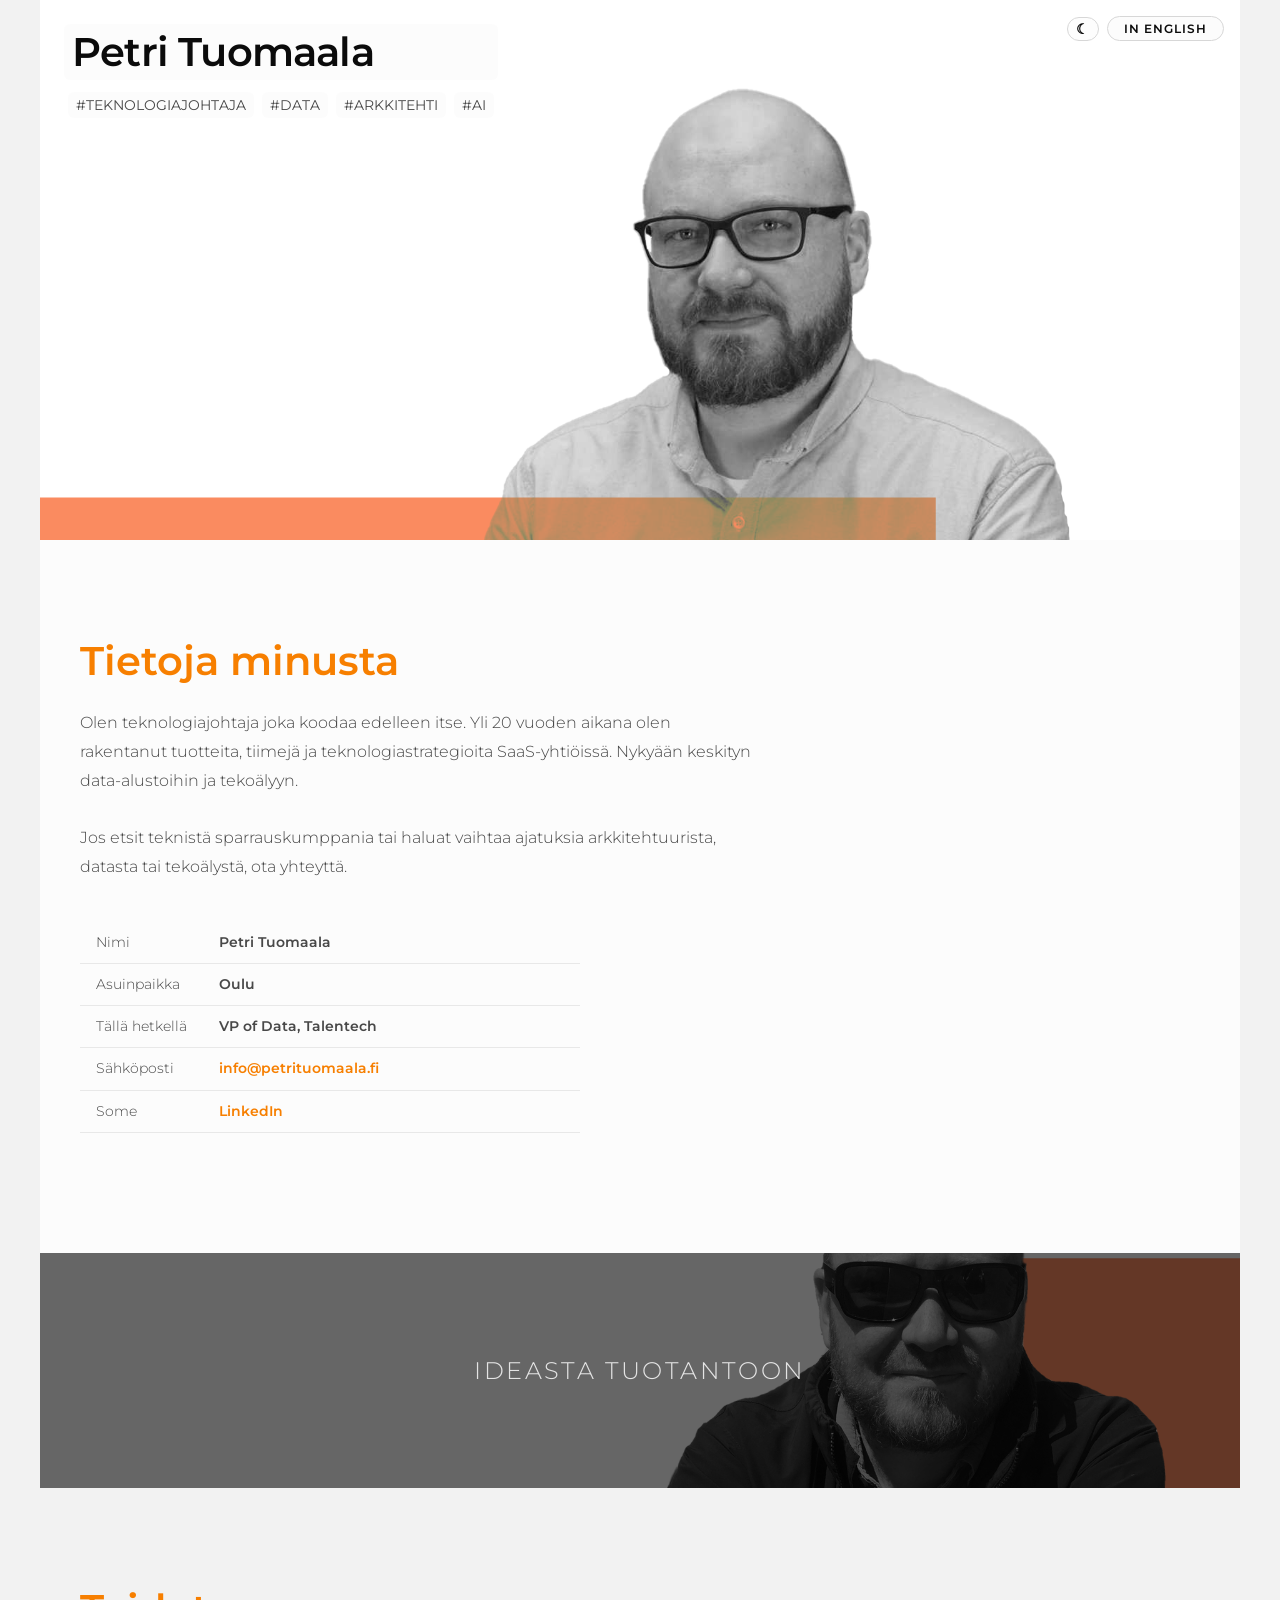
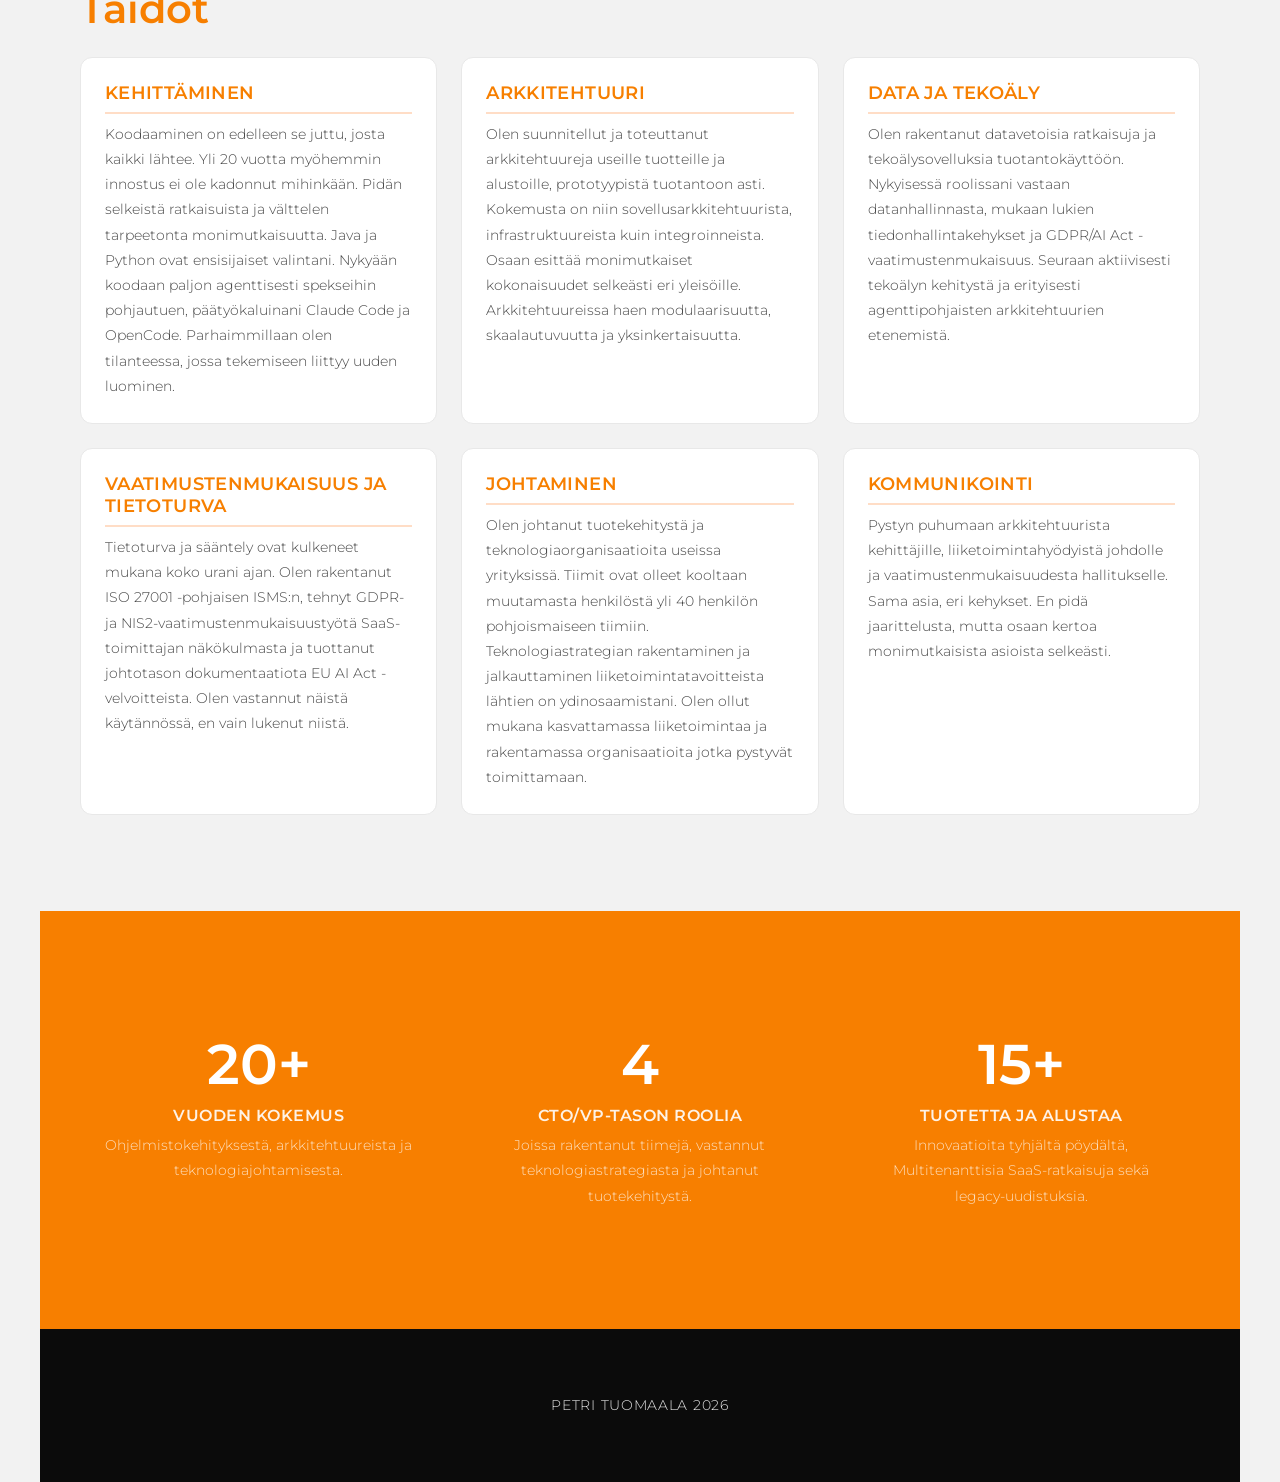
<file: src/index.html>
<!DOCTYPE html>
<html lang="fi" data-theme="light">
<head>
    <meta http-equiv="content-type" content="text/html; charset=utf-8">
    <meta name="viewport" content="width=device-width, initial-scale=1, maximum-scale=2">

    <link rel="apple-touch-icon" sizes="178x178" href="img/logo_small.png">
    <link rel="icon" type="image/png" sizes="32x32" href="img/favicon-32x32.png">
    <link rel="icon" type="image/png" sizes="16x16" href="img/favicon-16x16.png">

    <meta name="apple-mobile-web-app-title" content="Tuomaala">
    <meta name="application-name" content="Tuomaala">
    <meta name="msapplication-TileColor" content="#2b5797">
    <meta name="theme-color" content="#ffffff">
    <title>Petri Tuomaala</title>
    <link rel="canonical" href="https://petrituomaala.fi/">
    <meta name="keywords"
          content="Tuomaala, Arkkitehti, Arkkitehtuuri, Data, Tekoäly, AI, Kehittäjä, Teknologiajohtaja, CTO, VP of Engineering, VP of Data, SaaS, Ohjelmistoarkkitehti, Software Architect, Tech Leader, Petri">
    <meta name="description"
          content="Arkkitehtuuri, data ja tekoäly – rakennettu kestämään. Yli 20 vuoden kokemus kehittämisestä, arkkitehtuurista ja teknologiajohtamisesta.">

    <meta name="image"
          content="https://petrituomaala.fi/img/logo_ptu.png">
    <meta name="robots" content="all">
    <meta property="og:site_name" content="Petri Tuomaala">
    <meta property="og:title" content="Petri Tuomaala">
    <meta property="og:url" content="https://petrituomaala.fi/">
    <meta property="og:description"
          content="Arkkitehtuuri, data ja tekoäly – rakennettu kestämään. Yli 20 vuoden kokemus kehittämisestä, arkkitehtuurista ja teknologiajohtamisesta.">
    <meta property="og:type" content="website">
    <meta property="og:image"
          content="https://petrituomaala.fi/img/logo_ptu.png">
    <meta property="og:image:alt" content="Petri Tuomaala">
    <meta name="twitter:card" content="summary">
    <meta name="twitter:site" content="@tuomape">
    <meta name="twitter:title" content="Petri Tuomaala">
    <meta name="twitter:url" content="https://petrituomaala.fi/">
    <meta name="twitter:description"
          content="Arkkitehtuuri, data ja tekoäly – rakennettu kestämään. Yli 20 vuoden kokemus kehittämisestä, arkkitehtuurista ja teknologiajohtamisesta.">
    <meta name="twitter:image"
          content="https://petrituomaala.fi/img/logo_ptu.png">
    <meta name="twitter:image:alt" content="Petri Tuomaala">
    <link rel="alternate" hreflang="fi" href="https://petrituomaala.fi/">
    <link rel="alternate" hreflang="en" href="https://petrituomaala.fi/?lang=en">
    <meta name="mobile-web-app-capable" content="yes">
    <link rel="manifest" href="manifest.json">
    <meta name="msapplication-navbutton-color" content="#fa8b60">
    <meta name="msapplication-starturl" content="/">
    <meta name="apple-mobile-web-app-capable" content="yes">
    <meta name="apple-mobile-web-app-status-bar-style" content="default">
    <script>
        document.documentElement.setAttribute('data-theme',
            localStorage.getItem('ptu-theme') || (matchMedia('(prefers-color-scheme:dark)').matches ? 'dark' : 'light'));
    </script>
    <link rel="preconnect" href="https://fonts.googleapis.com">
    <link rel="preconnect" href="https://fonts.gstatic.com" crossorigin>
    <link rel="preload" href="js/components.js" as="script" crossorigin>
    <link rel="preload" href="js/i18n.js" as="script" crossorigin>
    <link rel="preload" href="img/header1.png" as="image">
    <link rel="stylesheet" href="css/main.css">
    <link href="https://fonts.googleapis.com/css2?family=Montserrat:wght@300;400;600&display=swap" rel="stylesheet" media="print" onload="this.media='all'">
</head>
<body>
<a href="#main-content" class="skip-link">Skip to content</a>
<div class="main_container">

    <header class="head">
        <ptu-header></ptu-header>
    </header>

    <main class="main" id="main-content">
        <ptu-info></ptu-info>
    </main>

    <div class="banner" role="complementary">
       <ptu-banner></ptu-banner>
    </div>

    <section class="skills" aria-label="Skills">
        <ptu-skills></ptu-skills>
    </section>

    <section class="teaser" aria-label="Experience highlights">
        <ptu-teasers></ptu-teasers>
    </section>

    <footer class="footer">
        <ptu-footer></ptu-footer>
    </footer>
</div>
    <script type="module" src="js/components.js" async></script>
    <script type="module" src="js/main.js" async></script>
</body>
</html>
</file>
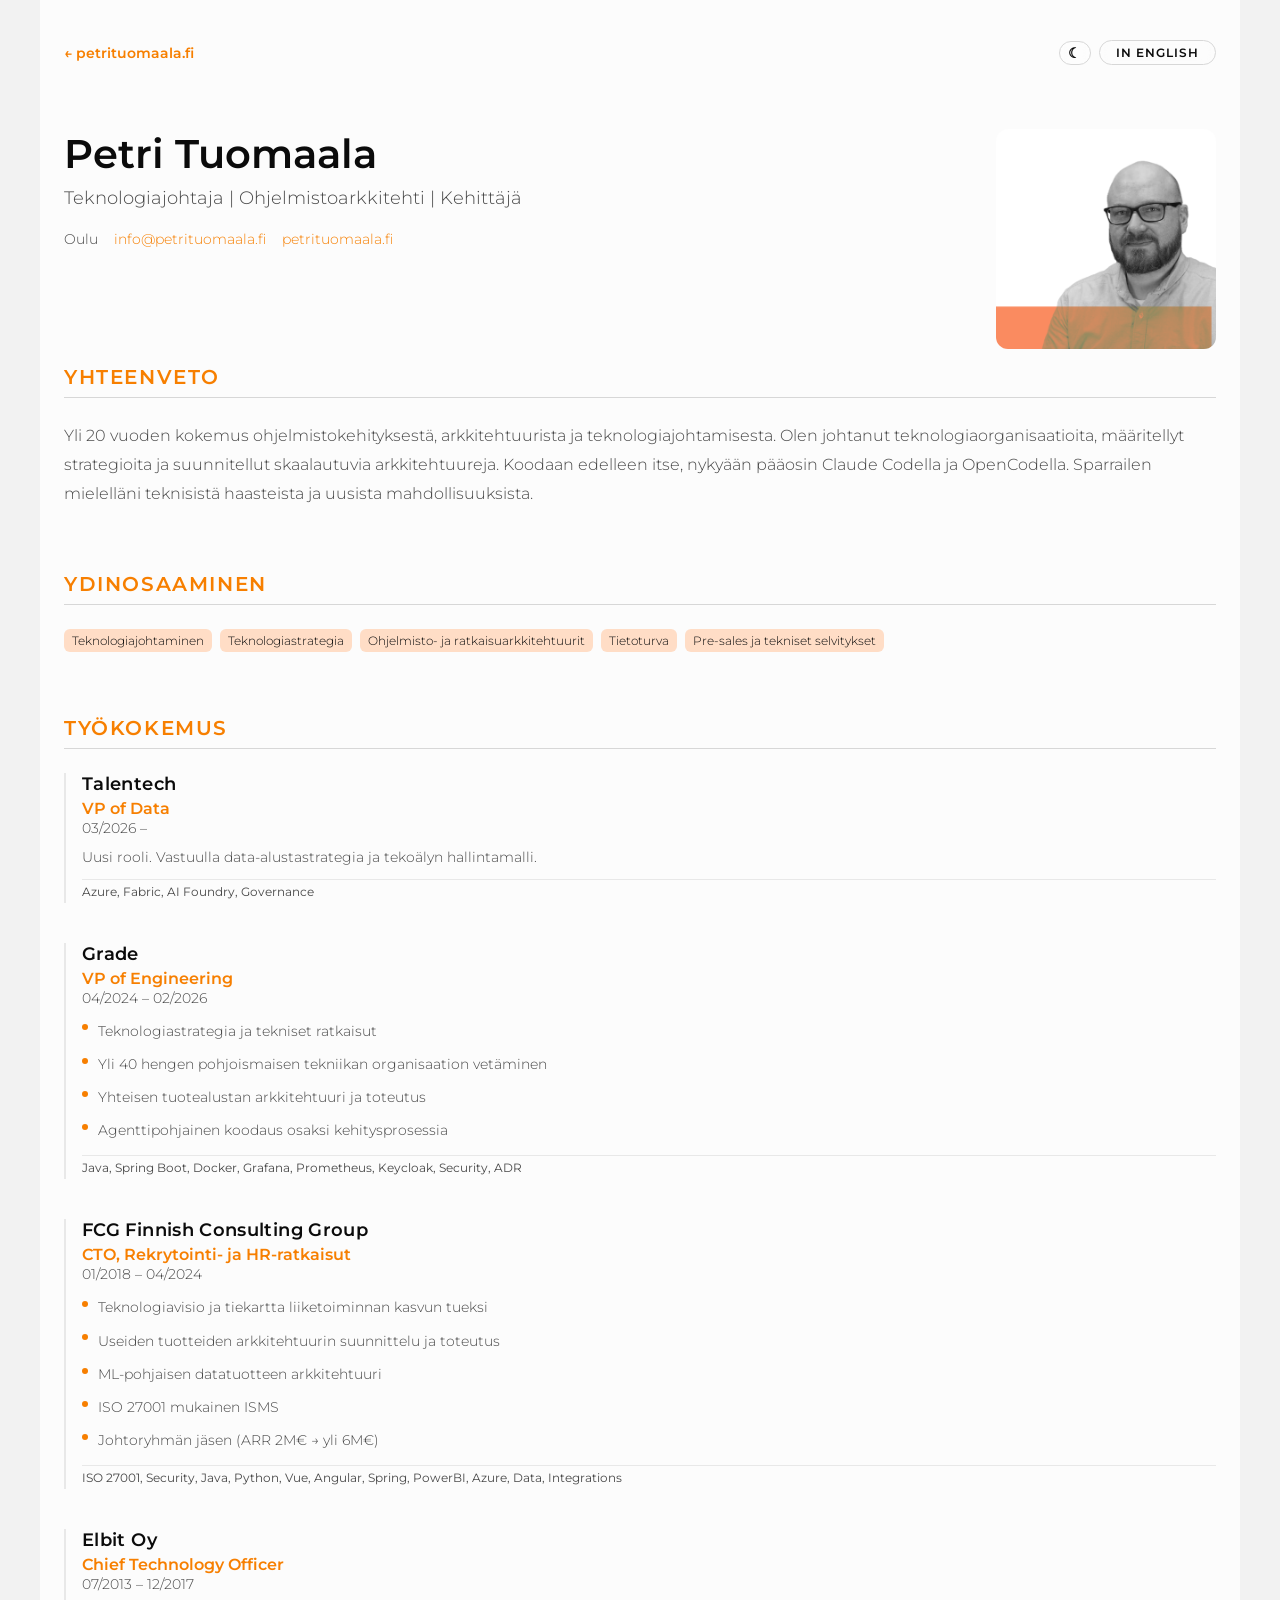
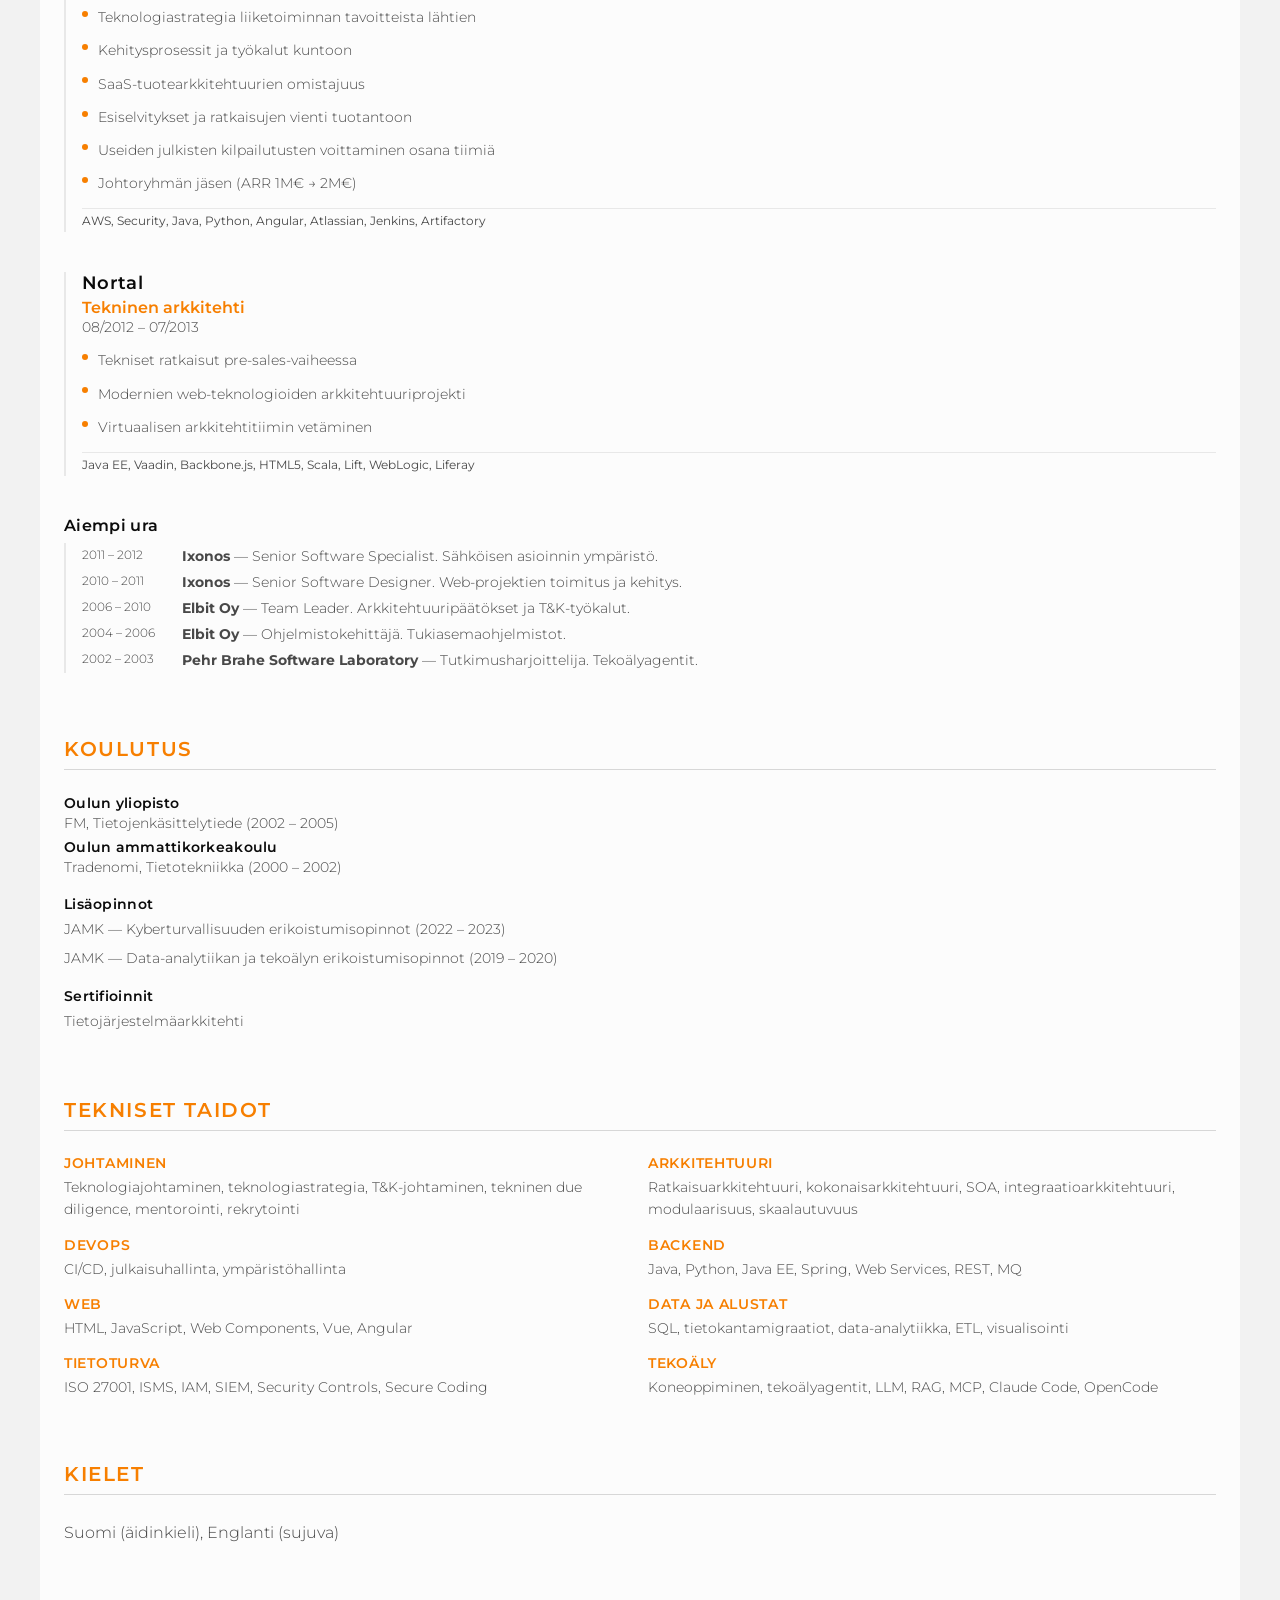
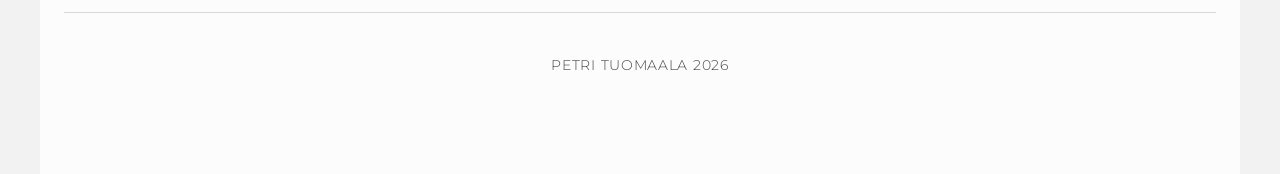
<file: src/cv.html>
<!DOCTYPE html>
<html lang="fi" data-theme="light">
<head>
    <meta http-equiv="content-type" content="text/html; charset=utf-8">
    <meta name="viewport" content="width=device-width, initial-scale=1, maximum-scale=2">
    <link rel="icon" type="image/png" sizes="32x32" href="img/favicon-32x32.png">
    <link rel="icon" type="image/png" sizes="16x16" href="img/favicon-16x16.png">
    <meta name="theme-color" content="#ffffff">
    <title>CV - Petri Tuomaala</title>
    <link rel="canonical" href="https://petrituomaala.fi/cv.html">
    <meta name="description" content="CV - Petri Tuomaala">
    <script>
        document.documentElement.setAttribute('data-theme',
            localStorage.getItem('ptu-theme') || (matchMedia('(prefers-color-scheme:dark)').matches ? 'dark' : 'light'));
    </script>
    <link rel="preconnect" href="https://fonts.googleapis.com">
    <link rel="preconnect" href="https://fonts.gstatic.com" crossorigin>
    <link rel="stylesheet" href="css/main.css">
    <link rel="stylesheet" href="css/cv.css">
    <link href="https://fonts.googleapis.com/css2?family=Montserrat:wght@300;400;600&display=swap" rel="stylesheet" media="print" onload="this.media='all'">
</head>
<body>
<div class="cv-page">
    <nav class="cv-nav">
        <a href="index.html" class="cv-back">&larr; petrituomaala.fi</a>
        <div class="header-controls">
            <button class="theme-toggle" id="theme-btn"></button>
            <button class="lang-toggle" id="lang-btn"></button>
        </div>
    </nav>

    <header class="cv-header">
        <div class="cv-header-content">
            <h1>Petri Tuomaala</h1>
            <p class="cv-subtitle" data-fi="Teknologiajohtaja | Ohjelmistoarkkitehti | Kehittäjä" data-en="Technology Leadership | Software Architecture | Software Development"></p>
            <div class="cv-contact">
                <span>Oulu</span>
                <span><a href="mailto:info@petrituomaala.fi">info@petrituomaala.fi</a></span>
                <span><a href="https://petrituomaala.fi">petrituomaala.fi</a></span>
            </div>
        </div>
        <img src="img/header1.png" alt="Petri Tuomaala" class="cv-photo">
    </header>

    <section class="cv-section">
        <h2 data-fi="Yhteenveto" data-en="Professional Summary"></h2>
        <p data-fi="Yli 20 vuoden kokemus ohjelmistokehityksestä, arkkitehtuurista ja teknologiajohtamisesta. Olen johtanut teknologiaorganisaatioita, määritellyt strategioita ja suunnitellut skaalautuvia arkkitehtuureja. Koodaan edelleen itse, nykyään pääosin Claude Codella ja OpenCodella. Sparrailen mielelläni teknisistä haasteista ja uusista mahdollisuuksista."
           data-en="20+ years across software development, architecture, and technology leadership. I've led engineering organizations, defined strategies, and designed scalable architectures. I still code, nowadays mostly with Claude Code and OpenCode. Always happy to discuss technical challenges and new opportunities."></p>
    </section>

    <section class="cv-section">
        <h2 data-fi="Ydinosaaminen" data-en="Core Competencies"></h2>
        <div class="cv-tags">
            <span data-fi="Teknologiajohtaminen" data-en="Tech Leadership"></span>
            <span data-fi="Teknologiastrategia" data-en="Technology Strategy and Roadmapping"></span>
            <span data-fi="Ohjelmisto- ja ratkaisuarkkitehtuurit" data-en="Software and Solution Architectures"></span>
            <span data-fi="Tietoturva" data-en="Security and Compliance"></span>
            <span data-fi="Pre-sales ja tekniset selvitykset" data-en="Pre-sales / Technical Discovery / Feasibility Studies"></span>
        </div>
    </section>

    <section class="cv-section">
        <h2 data-fi="Työkokemus" data-en="Professional Experience"></h2>

        <article class="cv-job">
            <div class="cv-job-header">
                <h3>Talentech</h3>
                <span class="cv-role">VP of Data</span>
                <span class="cv-period" data-fi="03/2026 &ndash;" data-en="Mar 2026 &ndash;"></span>
            </div>
            <p data-fi="Uusi rooli. Vastuulla data-alustastrategia ja tekoälyn hallintamalli."
               data-en="Newly established role focusing on data platform strategy and AI governance."></p>
            <div class="cv-tech">Azure, Fabric, AI Foundry, Governance</div>
        </article>

        <article class="cv-job">
            <div class="cv-job-header">
                <h3>Grade</h3>
                <span class="cv-role">VP of Engineering</span>
                <span class="cv-period" data-fi="04/2024 &ndash; 02/2026" data-en="Apr 2024 &ndash; Feb 2026"></span>
            </div>
            <ul>
                <li data-fi="Teknologiastrategia ja tekniset ratkaisut" data-en="Technology strategy and technical solutions"></li>
                <li data-fi="Yli 40 hengen pohjoismaisen tekniikan organisaation vetäminen" data-en="Led engineering team of 40+ across Nordic teams"></li>
                <li data-fi="Yhteisen tuotealustan arkkitehtuuri ja toteutus" data-en="Architecture and implementation of a shared product platform"></li>
                <li data-fi="Agenttipohjainen koodaus osaksi kehitysprosessia" data-en="Introduced agentic coding into development processes"></li>
            </ul>
            <div class="cv-tech">Java, Spring Boot, Docker, Grafana, Prometheus, Keycloak, Security, ADR</div>
        </article>

        <article class="cv-job">
            <div class="cv-job-header">
                <h3>FCG Finnish Consulting Group</h3>
                <span class="cv-role" data-fi="CTO, Rekrytointi- ja HR-ratkaisut" data-en="CTO, Recruitment and HR-Solutions"></span>
                <span class="cv-period" data-fi="01/2018 &ndash; 04/2024" data-en="Jan 2018 &ndash; Apr 2024"></span>
            </div>
            <ul>
                <li data-fi="Teknologiavisio ja tiekartta liiketoiminnan kasvun tueksi" data-en="Technology vision and roadmap to support business growth"></li>
                <li data-fi="Useiden tuotteiden arkkitehtuurin suunnittelu ja toteutus" data-en="Architecture design and implementation across multiple products"></li>
                <li data-fi="ML-pohjaisen datatuotteen arkkitehtuuri" data-en="Architecture for a data-driven product leveraging machine learning"></li>
                <li data-fi="ISO 27001 mukainen ISMS" data-en="ISO 27001 compliant ISMS"></li>
                <li data-fi="Johtoryhmän jäsen (ARR 2M€ &rarr; yli 6M€)" data-en="Executive team member (ARR €2M &rarr; €6M+)"></li>
            </ul>
            <div class="cv-tech">ISO 27001, Security, Java, Python, Vue, Angular, Spring, PowerBI, Azure, Data, Integrations</div>
        </article>

        <article class="cv-job">
            <div class="cv-job-header">
                <h3>Elbit Oy</h3>
                <span class="cv-role">Chief Technology Officer</span>
                <span class="cv-period" data-fi="07/2013 &ndash; 12/2017" data-en="Jul 2013 &ndash; Dec 2017"></span>
            </div>
            <ul>
                <li data-fi="Teknologiastrategia liiketoiminnan tavoitteista lähtien" data-en="Technology strategy aligned with business objectives"></li>
                <li data-fi="Kehitysprosessit ja työkalut kuntoon" data-en="Development processes and tooling optimization"></li>
                <li data-fi="SaaS-tuotearkkitehtuurien omistajuus" data-en="SaaS product architecture ownership"></li>
                <li data-fi="Esiselvitykset ja ratkaisujen vienti tuotantoon" data-en="Technical pre-studies and delivery to production"></li>
                <li data-fi="Useiden julkisten kilpailutusten voittaminen osana tiimiä" data-en="Won multiple public-sector procurement contracts as part of a team"></li>
                <li data-fi="Johtoryhmän jäsen (ARR 1M€ &rarr; 2M€)" data-en="Executive team member (ARR €1M &rarr; €2M)"></li>
            </ul>
            <div class="cv-tech">AWS, Security, Java, Python, Angular, Atlassian, Jenkins, Artifactory</div>
        </article>

        <article class="cv-job">
            <div class="cv-job-header">
                <h3>Nortal</h3>
                <span class="cv-role" data-fi="Tekninen arkkitehti" data-en="Technical Architect"></span>
                <span class="cv-period" data-fi="08/2012 &ndash; 07/2013" data-en="Aug 2012 &ndash; Jul 2013"></span>
            </div>
            <ul>
                <li data-fi="Tekniset ratkaisut pre-sales-vaiheessa" data-en="Technical solution design for pre-sales"></li>
                <li data-fi="Modernien web-teknologioiden arkkitehtuuriprojekti" data-en="Architecture project evaluating modern web technologies"></li>
                <li data-fi="Virtuaalisen arkkitehtitiimin vetäminen" data-en="Led virtual architect team for experiments and technology strategy"></li>
            </ul>
            <div class="cv-tech">Java EE, Vaadin, Backbone.js, HTML5, Scala, Lift, WebLogic, Liferay</div>
        </article>

        <h3 class="cv-earlier-title" data-fi="Aiempi ura" data-en="Earlier Career"></h3>
        <div class="cv-earlier">
            <div class="cv-earlier-item">
                <span class="cv-period">2011 &ndash; 2012</span>
                <span data-fi="<strong>Ixonos</strong> &mdash; Senior Software Specialist. Sähköisen asioinnin ympäristö." data-en="<strong>Ixonos</strong> &mdash; Senior Software Specialist. Mid-scale e-service environment."></span>
            </div>
            <div class="cv-earlier-item">
                <span class="cv-period">2010 &ndash; 2011</span>
                <span data-fi="<strong>Ixonos</strong> &mdash; Senior Software Designer. Web-projektien toimitus ja kehitys." data-en="<strong>Ixonos</strong> &mdash; Senior Software Designer. Web project delivery and development."></span>
            </div>
            <div class="cv-earlier-item">
                <span class="cv-period">2006 &ndash; 2010</span>
                <span data-fi="<strong>Elbit Oy</strong> &mdash; Team Leader. Arkkitehtuuripäätökset ja T&K-työkalut." data-en="<strong>Elbit Oy</strong> &mdash; Team Leader. Architecture decisions and R&D tooling."></span>
            </div>
            <div class="cv-earlier-item">
                <span class="cv-period">2004 &ndash; 2006</span>
                <span data-fi="<strong>Elbit Oy</strong> &mdash; Ohjelmistokehittäjä. Tukiasemaohjelmistot." data-en="<strong>Elbit Oy</strong> &mdash; Software Developer. Telecom/base station software."></span>
            </div>
            <div class="cv-earlier-item">
                <span class="cv-period">2002 &ndash; 2003</span>
                <span data-fi="<strong>Pehr Brahe Software Laboratory</strong> &mdash; Tutkimusharjoittelija. Tekoälyagentit." data-en="<strong>Pehr Brahe Software Laboratory</strong> &mdash; Research Trainee. AI agents."></span>
            </div>
        </div>
    </section>

    <section class="cv-section">
        <h2 data-fi="Koulutus" data-en="Education"></h2>
        <div class="cv-education">
            <article>
                <h3 data-fi="Oulun yliopisto" data-en="University of Oulu"></h3>
                <p data-fi="FM, Tietojenkäsittelytiede (2002 &ndash; 2005)" data-en="Master of Science, Information Processing Science (2002 &ndash; 2005)"></p>
            </article>
            <article>
                <h3 data-fi="Oulun ammattikorkeakoulu" data-en="Oulu University of Applied Sciences"></h3>
                <p data-fi="Tradenomi, Tietotekniikka (2000 &ndash; 2002)" data-en="BBA, Information Technology (2000 &ndash; 2002)"></p>
            </article>
        </div>

        <h3 data-fi="Lisäopinnot" data-en="Additional Studies" class="cv-sub-title"></h3>
        <p data-fi="JAMK &mdash; Kyberturvallisuuden erikoistumisopinnot (2022 &ndash; 2023)" data-en="JAMK &mdash; Advanced Studies in Cyber Security (2022 &ndash; 2023)"></p>
        <p data-fi="JAMK &mdash; Data-analytiikan ja tekoälyn erikoistumisopinnot (2019 &ndash; 2020)" data-en="JAMK &mdash; Advanced Studies in Data Analytics and AI (2019 &ndash; 2020)"></p>

        <h3 data-fi="Sertifioinnit" data-en="Certifications" class="cv-sub-title"></h3>
        <p data-fi="Tietojärjestelmäarkkitehti" data-en="Information System Architect"></p>
    </section>

    <section class="cv-section">
        <h2 data-fi="Tekniset taidot" data-en="Technical Skills"></h2>
        <div class="cv-skills-grid">
            <div>
                <h4 data-fi="Johtaminen" data-en="Leadership"></h4>
                <p data-fi="Teknologiajohtaminen, teknologiastrategia, T&K-johtaminen, tekninen due diligence, mentorointi, rekrytointi" data-en="Technology Leadership, Technology Strategy, R&D Leadership, Technical Due Diligence, Mentoring, Hiring"></p>
            </div>
            <div>
                <h4 data-fi="Arkkitehtuuri" data-en="Architecture"></h4>
                <p data-fi="Ratkaisuarkkitehtuuri, kokonaisarkkitehtuuri, SOA, integraatioarkkitehtuuri, modulaarisuus, skaalautuvuus" data-en="Solution Architecture, Enterprise Architecture, SOA, Integration Architecture, Modularity, Scalability"></p>
            </div>
            <div>
                <h4>DevOps</h4>
                <p data-fi="CI/CD, julkaisuhallinta, ympäristöhallinta" data-en="CI/CD, Release Management, Environment Management"></p>
            </div>
            <div>
                <h4>Backend</h4>
                <p>Java, Python, Java EE, Spring, Web Services, REST, MQ</p>
            </div>
            <div>
                <h4>Web</h4>
                <p>HTML, JavaScript, Web Components, Vue, Angular</p>
            </div>
            <div>
                <h4 data-fi="Data ja alustat" data-en="Data and Platforms"></h4>
                <p data-fi="SQL, tietokantamigraatiot, data-analytiikka, ETL, visualisointi" data-en="SQL, DB Migrations, Data Analytics, ETL, Visualization"></p>
            </div>
            <div>
                <h4 data-fi="Tietoturva" data-en="Security"></h4>
                <p>ISO 27001, ISMS, IAM, SIEM, Security Controls, Secure Coding</p>
            </div>
            <div>
                <h4 data-fi="Tekoäly" data-en="AI"></h4>
                <p data-fi="Koneoppiminen, tekoälyagentit, LLM, RAG, MCP, Claude Code, OpenCode" data-en="Machine Learning, AI Agents, LLM, RAG, MCP, Claude Code, OpenCode"></p>
            </div>
        </div>
    </section>

    <section class="cv-section">
        <h2 data-fi="Kielet" data-en="Languages"></h2>
        <p data-fi="Suomi (äidinkieli), Englanti (sujuva)" data-en="Finnish (native), English (fluent)"></p>
    </section>

    <footer class="cv-footer">
        <p>Petri Tuomaala <span id="cv-year"></span></p>
    </footer>
</div>

<script type="module">
    import { getLang, setLang, t } from './js/i18n.js';

    function applyLang() {
        const lang = getLang();
        document.querySelectorAll('[data-fi]').forEach(el => {
            el.innerHTML = el.getAttribute(`data-${lang}`) || el.getAttribute('data-fi');
        });
        document.getElementById('lang-btn').textContent = t('lang.toggle');
        const theme = document.documentElement.getAttribute('data-theme') || 'light';
        document.getElementById('theme-btn').textContent = theme === 'light' ? '\u263E' : '\u2600';
    }

    document.getElementById('lang-btn').addEventListener('click', () => {
        setLang(getLang() === 'fi' ? 'en' : 'fi');
    });

    document.getElementById('theme-btn').addEventListener('click', () => {
        const next = (document.documentElement.getAttribute('data-theme') || 'light') === 'light' ? 'dark' : 'light';
        document.documentElement.setAttribute('data-theme', next);
        localStorage.setItem('ptu-theme', next);
        const meta = document.querySelector('meta[name="theme-color"]');
        if (meta) meta.content = next === 'dark' ? '#1a1a1a' : '#ffffff';
        applyLang();
    });

    document.addEventListener('lang-changed', applyLang);
    document.getElementById('cv-year').textContent = new Date().getFullYear();
    applyLang();
</script>
</body>
</html>
</file>
<file: src/css/main.css>
/* === Design Tokens === */
:root {
    --brand-hue: 55;
    --brand: oklch(0.72 0.18 var(--brand-hue));
    --brand-light: oklch(0.82 0.12 var(--brand-hue));
    --brand-subtle: oklch(0.92 0.05 var(--brand-hue));
    --brand-dark: oklch(0.58 0.16 var(--brand-hue));

    --surface-primary: oklch(0.99 0 0);
    --surface-secondary: oklch(0.96 0 0);
    --surface-elevated: oklch(1.0 0 0);
    --surface-inverse: oklch(0.15 0 0);
    --text-primary: oklch(0.15 0 0);
    --text-secondary: oklch(0.40 0 0);
    --text-on-brand: oklch(1.0 0 0);
    --text-on-inverse: oklch(0.92 0 0);
    --border-default: oklch(0.88 0 0);
    --border-subtle: oklch(0.93 0 0);

    --space-xs: 0.25rem;
    --space-sm: 0.5rem;
    --space-md: 1rem;
    --space-lg: 1.5rem;
    --space-xl: 2.5rem;
    --space-2xl: 4rem;
    --space-3xl: 6rem;

    --text-xs: 0.75rem;
    --text-sm: 0.875rem;
    --text-base: 1rem;
    --text-lg: 1.125rem;
    --text-xl: 1.25rem;
    --text-2xl: 1.5rem;
    --text-3xl: 2rem;
    --text-4xl: 2.5rem;
    --text-5xl: 3.5rem;

    --line-tight: 1.2;
    --line-normal: 1.6;
    --line-relaxed: 1.8;

    --weight-light: 300;
    --weight-regular: 400;
    --weight-semibold: 600;

    --radius-sm: 0.375rem;
    --radius-md: 0.75rem;
    --radius-lg: 1rem;

    --shadow-sm: 0 1px 2px oklch(0 0 0 / 0.05);
    --shadow-md: 0 4px 12px oklch(0 0 0 / 0.08);
    --shadow-lg: 0 8px 24px oklch(0 0 0 / 0.12);

    --transition-fast: 150ms ease;
    --transition-base: 250ms ease;
    --transition-theme: 500ms ease;

    --content-max: 1200px;
}

/* === Dark Theme === */
[data-theme="dark"] {
    --surface-primary: oklch(0.13 0 0);
    --surface-secondary: oklch(0.17 0 0);
    --surface-elevated: oklch(0.20 0 0);
    --surface-inverse: oklch(0.08 0 0);
    --text-primary: oklch(0.92 0 0);
    --text-secondary: oklch(0.65 0 0);
    --text-on-inverse: oklch(0.85 0 0);
    --border-default: oklch(0.28 0 0);
    --border-subtle: oklch(0.22 0 0);
    --brand: oklch(0.75 0.15 var(--brand-hue));
    --brand-subtle: oklch(0.22 0.06 var(--brand-hue));
    --shadow-sm: 0 1px 2px oklch(0 0 0 / 0.2);
    --shadow-md: 0 4px 12px oklch(0 0 0 / 0.3);
    --shadow-lg: 0 8px 24px oklch(0 0 0 / 0.4);
}

/* === Theme Transition === */
body, .main_container,
.head, .main, .banner, .skills, .teaser, .footer,
h1, h2, h3, h4, h5, p, a, span, article {
    transition: background-color var(--transition-theme),
                color var(--transition-theme),
                border-color var(--transition-theme),
                box-shadow var(--transition-theme);
}

/* === Accessibility === */
.skip-link {
    position: absolute;
    top: -100%;
    left: var(--space-md);
    background: var(--brand);
    color: var(--text-on-brand);
    padding: var(--space-sm) var(--space-md);
    border-radius: var(--radius-sm);
    font-size: var(--text-sm);
    font-weight: var(--weight-semibold);
    z-index: 100;
    text-decoration: none;
}

.skip-link:focus {
    top: var(--space-md);
}

:focus-visible {
    outline: 2px solid var(--brand);
    outline-offset: 2px;
}

button:focus-visible {
    outline: 2px solid var(--brand);
    outline-offset: 2px;
}

@media (prefers-reduced-motion: reduce) {
    *, *::before, *::after {
        animation-duration: 0.01ms !important;
        animation-iteration-count: 1 !important;
        transition-duration: 0.01ms !important;
    }
}

/* === Base === */
*,
*::before,
*::after {
    box-sizing: border-box;
}

body {
    font-family: 'Montserrat', sans-serif;
    font-weight: var(--weight-light);
    margin: 0;
    padding: 0;
    background-color: var(--surface-secondary);
    color: var(--text-primary);
    scroll-behavior: smooth;
}

/* === Typography === */
p {
    font-size: var(--text-base);
    line-height: var(--line-relaxed);
    color: var(--text-secondary);
    margin: 0 0 var(--space-md) 0;
}

h1, h2, h3, h4, h5 {
    margin: 0;
    padding: 0;
}

h2 {
    font-size: var(--text-4xl);
    font-weight: var(--weight-semibold);
    color: var(--brand);
    margin-bottom: var(--space-lg);
}

h3 {
    font-size: var(--text-lg);
    font-weight: var(--weight-semibold);
    color: var(--brand);
    text-transform: uppercase;
    letter-spacing: 0.02em;
}

h4 {
    font-size: var(--text-5xl);
    font-weight: var(--weight-semibold);
    color: var(--text-on-brand);
    line-height: var(--line-tight);
}

h5 {
    font-size: var(--text-base);
    font-weight: var(--weight-semibold);
    color: color-mix(in oklch, var(--text-on-brand) 90%, transparent);
    text-transform: uppercase;
    letter-spacing: 0.03em;
}

a {
    color: var(--brand);
    text-decoration: none;
    text-underline-offset: 3px;
    transition: color var(--transition-fast);
}

a:hover {
    text-decoration: underline;
}

a:visited {
    color: var(--brand);
}

span {
    margin: 0;
}

/* === Layout === */
.main_container {
    display: grid;
    grid-template-rows: auto auto auto auto auto auto;
    grid-template-areas:
        "header"
        "main"
        "banner"
        "skills"
        "teaser"
        "footer";
    background-color: var(--surface-primary);
    max-width: var(--content-max);
    margin: 0 auto;
}

/* === Header === */
.head {
    grid-area: header;
    position: relative;
    background-size: cover;
    background-repeat: no-repeat;
    background-position: center top;
    background-image: url('../img/header1.png');
    height: 60vh;
    max-height: 600px;
    display: flex;
    justify-content: flex-start;
    align-items: flex-start;
}

[data-theme="dark"] .head {
    filter: brightness(0.7) contrast(1.1);
}

[data-theme="dark"] .head .logo_container h1,
[data-theme="dark"] .head .logo_container span,
[data-theme="dark"] .head .header-controls .lang-toggle,
[data-theme="dark"] .head .header-controls .theme-toggle {
    filter: brightness(1.4);
}

.logo_container {
    padding: var(--space-lg);
    max-width: 400px;
}

.logo_container h1 {
    display: block;
    font-size: var(--text-3xl);
    font-weight: var(--weight-semibold);
    color: var(--text-primary);
    background: color-mix(in oklch, var(--surface-primary) 85%, transparent);
    backdrop-filter: blur(8px);
    -webkit-backdrop-filter: blur(8px);
    margin: 0 0 var(--space-sm) 0;
    padding: var(--space-xs) var(--space-sm);
    border-radius: var(--radius-sm);
    letter-spacing: -0.02em;
    line-height: var(--line-tight);
}

.logo_container span {
    display: inline-block;
    font-size: var(--text-sm);
    font-weight: var(--weight-regular);
    color: var(--text-secondary);
    background: color-mix(in oklch, var(--surface-primary) 85%, transparent);
    backdrop-filter: blur(8px);
    -webkit-backdrop-filter: blur(8px);
    padding: var(--space-xs) var(--space-sm);
    border-radius: var(--radius-sm);
    margin: var(--space-xs);
}

.header-controls {
    position: absolute;
    top: var(--space-md);
    right: var(--space-md);
    display: flex;
    gap: var(--space-sm);
    align-items: center;
    z-index: 10;
}

.lang-toggle,
.theme-toggle {
    background: color-mix(in oklch, var(--surface-primary) 80%, transparent);
    backdrop-filter: blur(8px);
    -webkit-backdrop-filter: blur(8px);
    border: 1px solid var(--border-default);
    color: var(--text-primary);
    font-family: 'Montserrat', sans-serif;
    font-size: var(--text-xs);
    font-weight: var(--weight-semibold);
    text-transform: uppercase;
    letter-spacing: 0.08em;
    padding: var(--space-xs) var(--space-md);
    border-radius: 100px;
    cursor: pointer;
    transition: all var(--transition-fast);
}

.theme-toggle {
    font-size: var(--text-sm);
    padding: var(--space-xs) var(--space-sm);
    line-height: 1;
}

.lang-toggle:hover,
.theme-toggle:hover {
    background: var(--brand);
    color: var(--text-on-brand);
    border-color: var(--brand);
}

/* === Info / About === */
.main {
    grid-area: main;
    padding: var(--space-3xl) var(--space-xl);
    background-color: var(--surface-primary);
}

.info-text {
    max-width: 680px;
    font-size: var(--text-base);
    line-height: var(--line-relaxed);
    color: var(--text-secondary);
}

.info_container {
    padding: var(--space-lg) 0;
    display: grid;
    grid-template-columns: auto 1fr;
    gap: 0;
    max-width: 500px;
}

.info_container p {
    padding: var(--space-sm) var(--space-md);
    border-bottom: 1px solid var(--border-subtle);
    margin: 0;
    font-size: var(--text-sm);
    color: var(--text-secondary);
}

.info_container a {
    color: var(--brand);
    font-weight: var(--weight-semibold);
}

.info_container a:visited {
    color: var(--brand);
}

.info_value {
    font-weight: var(--weight-semibold);
    color: var(--text-primary);
}

/* === Banner === */
.banner {
    grid-area: banner;
    display: flex;
    align-items: center;
    justify-content: center;
    background-image: url('../img/header2.png');
    background-size: cover;
    background-position: center 40%;
    color: var(--text-on-inverse);
    text-align: center;
    text-transform: uppercase;
    padding: var(--space-3xl) var(--space-xl);
    position: relative;
}

.banner::before {
    content: '';
    position: absolute;
    inset: 0;
    background: oklch(0 0 0 / 0.6);
}

[data-theme="dark"] .banner::before {
    background: oklch(0 0 0 / 0.75);
}

.banner p {
    position: relative;
    font-size: var(--text-2xl);
    font-weight: var(--weight-light);
    letter-spacing: 0.1em;
    margin: 0;
    color: var(--text-on-inverse);
}

/* === Skills === */
.skills {
    grid-area: skills;
    background-color: var(--surface-secondary);
    padding: var(--space-3xl) var(--space-xl);
}

.skills_container {
    display: grid;
    grid-template-columns: repeat(3, 1fr);
    gap: var(--space-lg);
}

.skills_container ptu-skill {
    display: block;
}

.skills_container ptu-skill article {
    background: var(--surface-elevated);
    border: 1px solid var(--border-subtle);
    border-radius: var(--radius-md);
    padding: var(--space-lg);
    height: 100%;
    transition: transform var(--transition-fast),
                box-shadow var(--transition-fast);
}

.skills_container ptu-skill article:hover {
    transform: translateY(-2px);
    box-shadow: var(--shadow-md);
}

.skills_container ptu-skill article h3 {
    margin: 0 0 var(--space-sm) 0;
    border-bottom: 2px solid var(--brand-subtle);
    padding-bottom: var(--space-sm);
}

.skills_container ptu-skill article p {
    margin: var(--space-sm) 0 0 0;
    padding: 0;
    font-size: var(--text-sm);
    line-height: var(--line-relaxed);
}

/* === Teasers === */
.teaser {
    grid-area: teaser;
    background-color: var(--brand);
    padding: var(--space-3xl) var(--space-xl);
}

[data-theme="dark"] .teaser {
    background-color: var(--brand-dark);
}

.teaser_container {
    display: grid;
    grid-template-columns: repeat(3, 1fr);
    gap: var(--space-lg);
    text-align: center;
}

.teaser_container ptu-teaser article {
    padding: var(--space-lg);
}

.teaser_container ptu-teaser article h4 {
    margin: 0;
    padding: 0;
}

.teaser_container ptu-teaser article h5 {
    margin: var(--space-sm) 0;
    padding: 0;
}

.teaser_container ptu-teaser article p {
    font-size: var(--text-sm);
    color: color-mix(in oklch, var(--text-on-brand) 75%, transparent);
    padding: 0;
    margin: 0;
}

/* === Footer === */
.footer {
    grid-area: footer;
    display: flex;
    align-items: center;
    justify-content: center;
    background-color: var(--surface-inverse);
    color: var(--text-on-inverse);
    text-align: center;
    padding: var(--space-2xl) var(--space-xl);
}

.footer p {
    font-size: var(--text-sm);
    letter-spacing: 0.05em;
    text-transform: uppercase;
    margin: 0;
    color: var(--text-on-inverse);
}

/* === Animations === */
@keyframes fade-up {
    from { opacity: 0; transform: translateY(20px); }
    to { opacity: 1; transform: translateY(0); }
}

.main, .skills, .teaser {
    animation: fade-up 0.6s ease both;
}

@supports (animation-timeline: view()) {
    .skills_container ptu-skill,
    .teaser_container ptu-teaser {
        animation: fade-up linear both;
        animation-timeline: view();
        animation-range: entry 0% entry 30%;
    }
}

/* === Responsive === */
@media screen and (max-width: 640px) {
    .head {
        height: 45vh;
        max-height: none;
    }

    .logo_container {
        padding: var(--space-sm);
        max-width: 250px;
    }

    .logo_container h1 {
        display: inline-block;
    }

    .logo_container h1 {
        font-size: var(--text-lg);
        padding: var(--space-xs) var(--space-xs);
    }

    .logo_container span {
        font-size: var(--text-xs);
    }

    .header-controls {
        top: var(--space-sm);
        right: var(--space-sm);
    }

    .skills_container,
    .teaser_container {
        grid-template-columns: 1fr;
    }

    .banner p {
        font-size: var(--text-lg);
        letter-spacing: 0.05em;
    }

    h2 {
        font-size: var(--text-2xl);
    }

    h4 {
        font-size: var(--text-4xl);
    }

    .info_container {
        grid-template-columns: auto 1fr;
    }

    .info_container p {
        font-size: var(--text-xs);
        padding: var(--space-xs) var(--space-sm);
    }

    .main, .skills, .teaser {
        padding: var(--space-xl) var(--space-md);
    }

    .banner {
        padding: var(--space-xl) var(--space-md);
    }

    .header-controls {
        gap: var(--space-xs);
    }
}

@media screen and (max-width: 1024px) and (min-width: 641px) {
    .skills_container {
        grid-template-columns: repeat(2, 1fr);
    }
}

@media screen and (max-width: 900px) and (orientation: portrait) {
    .head {
        background-image: url('../img/header_small.png');
        height: 50vh;
        max-height: none;
    }
}

@media screen and (orientation: landscape) and (max-width: 900px) {
    .head {
        height: 80vh;
        max-height: none;
    }
}

@media screen and (min-width: 1000px) {
    .logo_container {
        max-width: 500px;
    }

    .logo_container h1 {
        font-size: var(--text-4xl);
    }
}

@media screen and (min-width: 1400px) {
    .head {
        height: 70vh;
    }
}

@media screen and (min-width: 2000px) {
    .main_container {
        max-width: 1400px;
    }
}
</file>
<file: src/css/cv.css>
.cv-page {
    max-width: 1200px;
    margin: 0 auto;
    padding: var(--space-xl) var(--space-lg);
    background-color: var(--surface-primary);
    min-height: 100vh;
}

.cv-nav {
    display: flex;
    justify-content: space-between;
    align-items: center;
    margin-bottom: var(--space-2xl);
}

.cv-back {
    font-size: var(--text-sm);
    font-weight: var(--weight-semibold);
    color: var(--brand);
    text-decoration: none;
}

.cv-back:hover {
    text-decoration: underline;
}

.cv-nav .header-controls {
    position: static;
}

.cv-header {
    display: flex;
    justify-content: space-between;
    align-items: flex-start;
    gap: var(--space-xl);
    margin-bottom: var(--space-md);
}

.cv-header-content {
    flex: 1;
}

.cv-photo {
    width: 220px;
    height: 220px;
    object-fit: cover;
    object-position: center 15%;
    border-radius: var(--radius-md);
    flex-shrink: 0;
}

.cv-header h1 {
    font-size: var(--text-4xl);
    font-weight: var(--weight-semibold);
    color: var(--text-primary);
    margin-bottom: var(--space-xs);
}

.cv-subtitle {
    font-size: var(--text-lg);
    color: var(--text-secondary);
    margin-bottom: var(--space-md);
}

.cv-contact {
    display: flex;
    flex-wrap: wrap;
    gap: var(--space-md);
    font-size: var(--text-sm);
    color: var(--text-secondary);
}

.cv-contact a {
    color: var(--brand);
}

.cv-section {
    margin-bottom: var(--space-2xl);
}

.cv-section h2 {
    font-size: var(--text-xl);
    text-transform: uppercase;
    letter-spacing: 0.08em;
    color: var(--brand);
    border-bottom: 1px solid var(--border-default);
    padding-bottom: var(--space-sm);
    margin-bottom: var(--space-lg);
}

.cv-section > p {
    color: var(--text-secondary);
    line-height: var(--line-relaxed);
}

.cv-tags {
    display: flex;
    flex-wrap: wrap;
    gap: var(--space-sm);
}

.cv-tags span {
    font-size: var(--text-xs);
    background: var(--brand-subtle);
    color: var(--text-primary);
    padding: var(--space-xs) var(--space-sm);
    border-radius: var(--radius-sm);
}

.cv-job {
    margin-bottom: var(--space-xl);
    padding-left: var(--space-md);
    border-left: 2px solid var(--border-subtle);
}

.cv-job-header {
    margin-bottom: var(--space-sm);
}

.cv-job-header h3 {
    font-size: var(--text-lg);
    font-weight: var(--weight-semibold);
    color: var(--text-primary);
    text-transform: none;
    margin-bottom: var(--space-xs);
}

.cv-role {
    font-size: var(--text-base);
    font-weight: var(--weight-semibold);
    color: var(--brand);
    display: block;
}

.cv-period {
    font-size: var(--text-sm);
    color: var(--text-secondary);
}

.cv-job p {
    font-size: var(--text-sm);
    color: var(--text-secondary);
    margin: var(--space-sm) 0;
}

.cv-job ul {
    list-style: none;
    padding: 0;
    margin: var(--space-sm) 0;
}

.cv-job ul li {
    font-size: var(--text-sm);
    color: var(--text-secondary);
    line-height: var(--line-relaxed);
    padding: var(--space-xs) 0;
    padding-left: var(--space-md);
    position: relative;
}

.cv-job ul li::before {
    content: '';
    position: absolute;
    left: 0;
    top: 0.7em;
    width: 6px;
    height: 6px;
    border-radius: 50%;
    background: var(--brand);
}

.cv-tech {
    font-size: var(--text-xs);
    color: var(--text-secondary);
    font-weight: var(--weight-regular);
    padding: var(--space-xs) 0;
    border-top: 1px solid var(--border-subtle);
    margin-top: var(--space-sm);
}

.cv-earlier-title {
    font-size: var(--text-base);
    font-weight: var(--weight-semibold);
    color: var(--text-primary);
    text-transform: none;
    margin: var(--space-lg) 0 var(--space-sm) 0;
}

.cv-earlier {
    display: grid;
    grid-template-columns: 100px 1fr;
    gap: 0;
    padding-left: var(--space-md);
    border-left: 2px solid var(--border-subtle);
}

.cv-earlier-item {
    display: contents;
}

.cv-earlier-item .cv-period {
    font-size: var(--text-xs);
    color: var(--text-secondary);
    padding: var(--space-xs) 0;
}

.cv-earlier-item span:last-child {
    font-size: var(--text-sm);
    color: var(--text-secondary);
    padding: var(--space-xs) 0;
}

.cv-sub-title {
    font-size: var(--text-sm);
    font-weight: var(--weight-semibold);
    color: var(--text-primary);
    text-transform: none;
    margin: var(--space-md) 0 var(--space-xs) 0;
}

.cv-sub-title + p,
.cv-sub-title + p + p {
    margin: 0 0 var(--space-xs) 0;
    font-size: var(--text-sm);
}

.cv-education article {
    margin-bottom: var(--space-xs);
}

.cv-education h3 {
    font-size: var(--text-sm);
    font-weight: var(--weight-semibold);
    color: var(--text-primary);
    text-transform: none;
    margin-bottom: 0;
}

.cv-education p {
    font-size: var(--text-sm);
    color: var(--text-secondary);
    margin: 0;
    line-height: var(--line-normal);
}

.cv-skills-grid {
    display: grid;
    grid-template-columns: repeat(2, 1fr);
    gap: var(--space-md);
}

.cv-skills-grid h4 {
    font-size: var(--text-sm);
    font-weight: var(--weight-semibold);
    color: var(--brand);
    text-transform: uppercase;
    letter-spacing: 0.05em;
    margin-bottom: var(--space-xs);
}

.cv-skills-grid p {
    font-size: var(--text-sm);
    color: var(--text-secondary);
    margin: 0;
    line-height: var(--line-normal);
}

.cv-footer {
    text-align: center;
    padding: var(--space-xl) 0;
    border-top: 1px solid var(--border-default);
}

.cv-footer p {
    font-size: var(--text-sm);
    color: var(--text-secondary);
    text-transform: uppercase;
    letter-spacing: 0.05em;
}

@media screen and (max-width: 640px) {
    .cv-page {
        padding: var(--space-md);
    }

    .cv-header h1 {
        font-size: var(--text-2xl);
    }

    .cv-photo {
        display: none;
    }

    .cv-skills-grid {
        grid-template-columns: 1fr;
    }

    .cv-earlier {
        grid-template-columns: 1fr;
    }

    .cv-earlier-item .cv-period {
        padding-bottom: 0;
    }

    .cv-contact {
        flex-direction: column;
        gap: var(--space-xs);
    }
}

@media print {
    .cv-nav {
        display: none;
    }

    .cv-page {
        padding: 0;
    }

    .cv-job {
        break-inside: avoid;
    }
}
</file>
